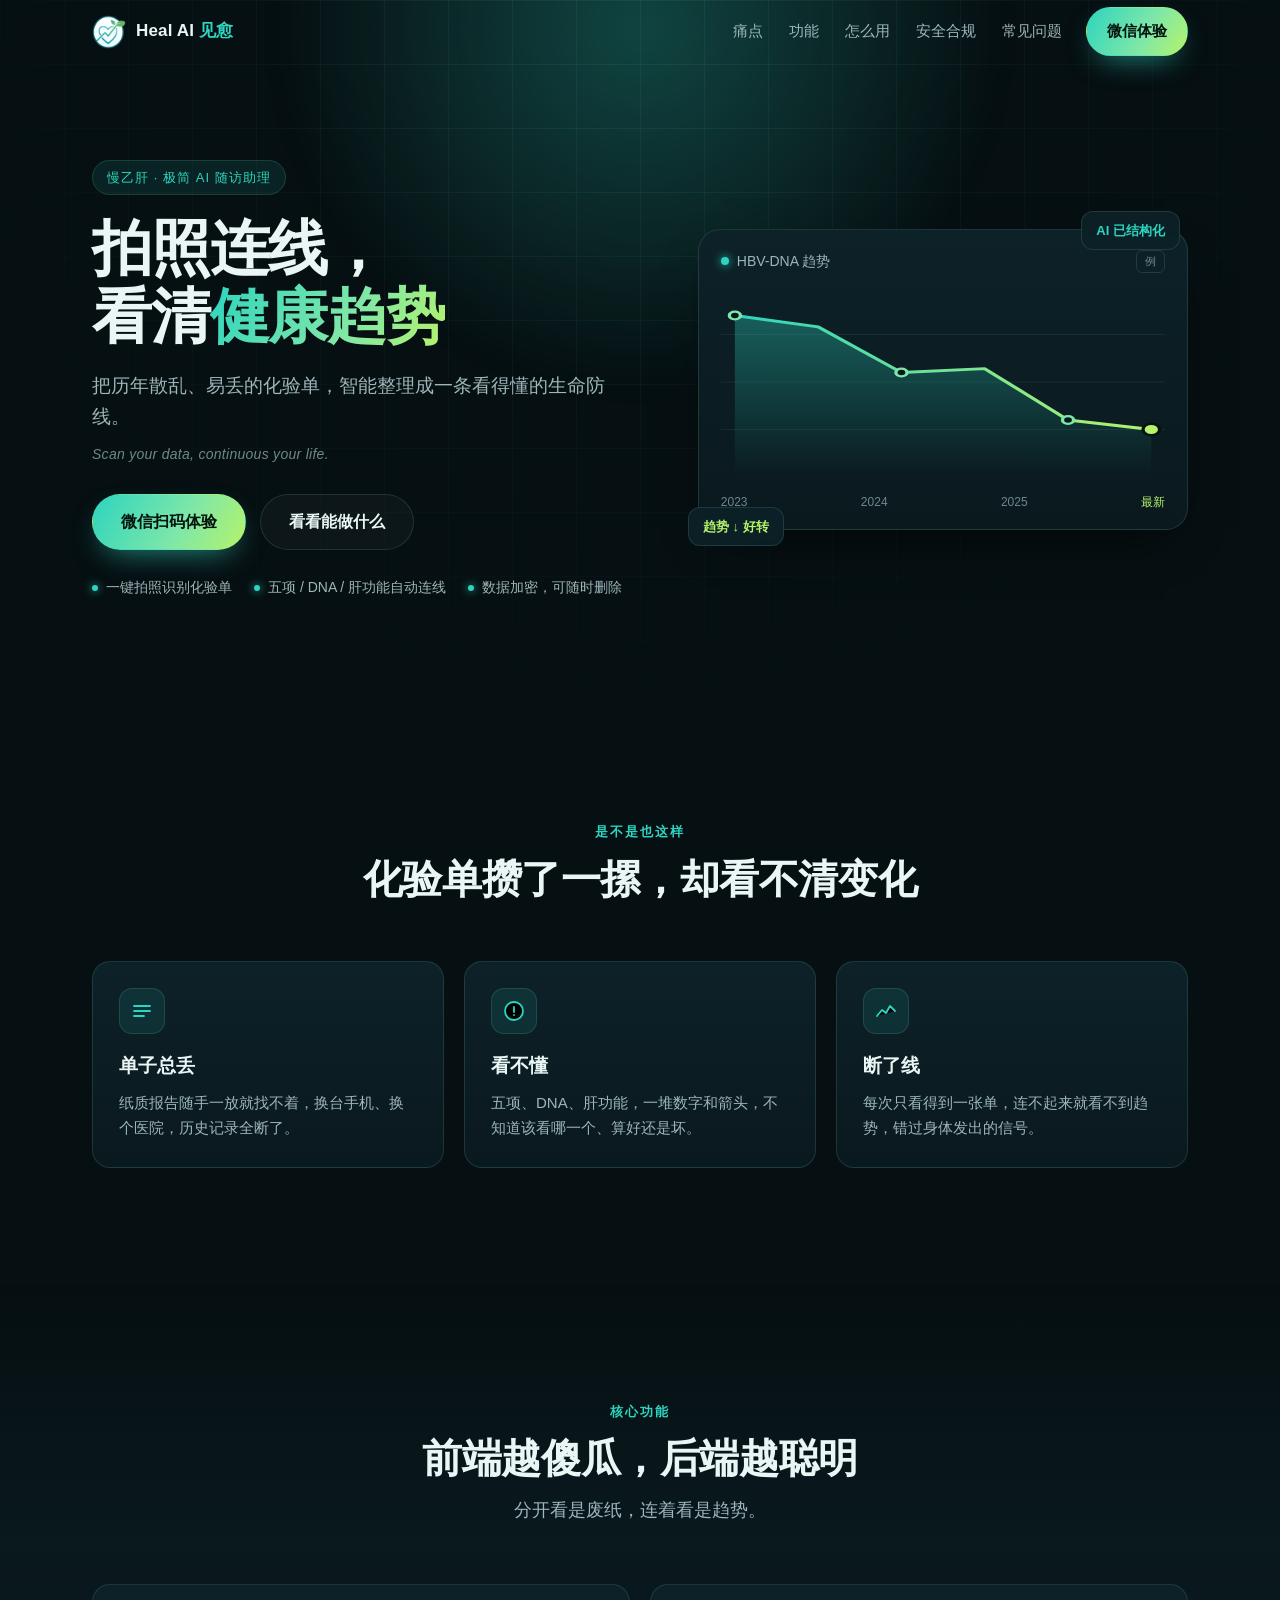
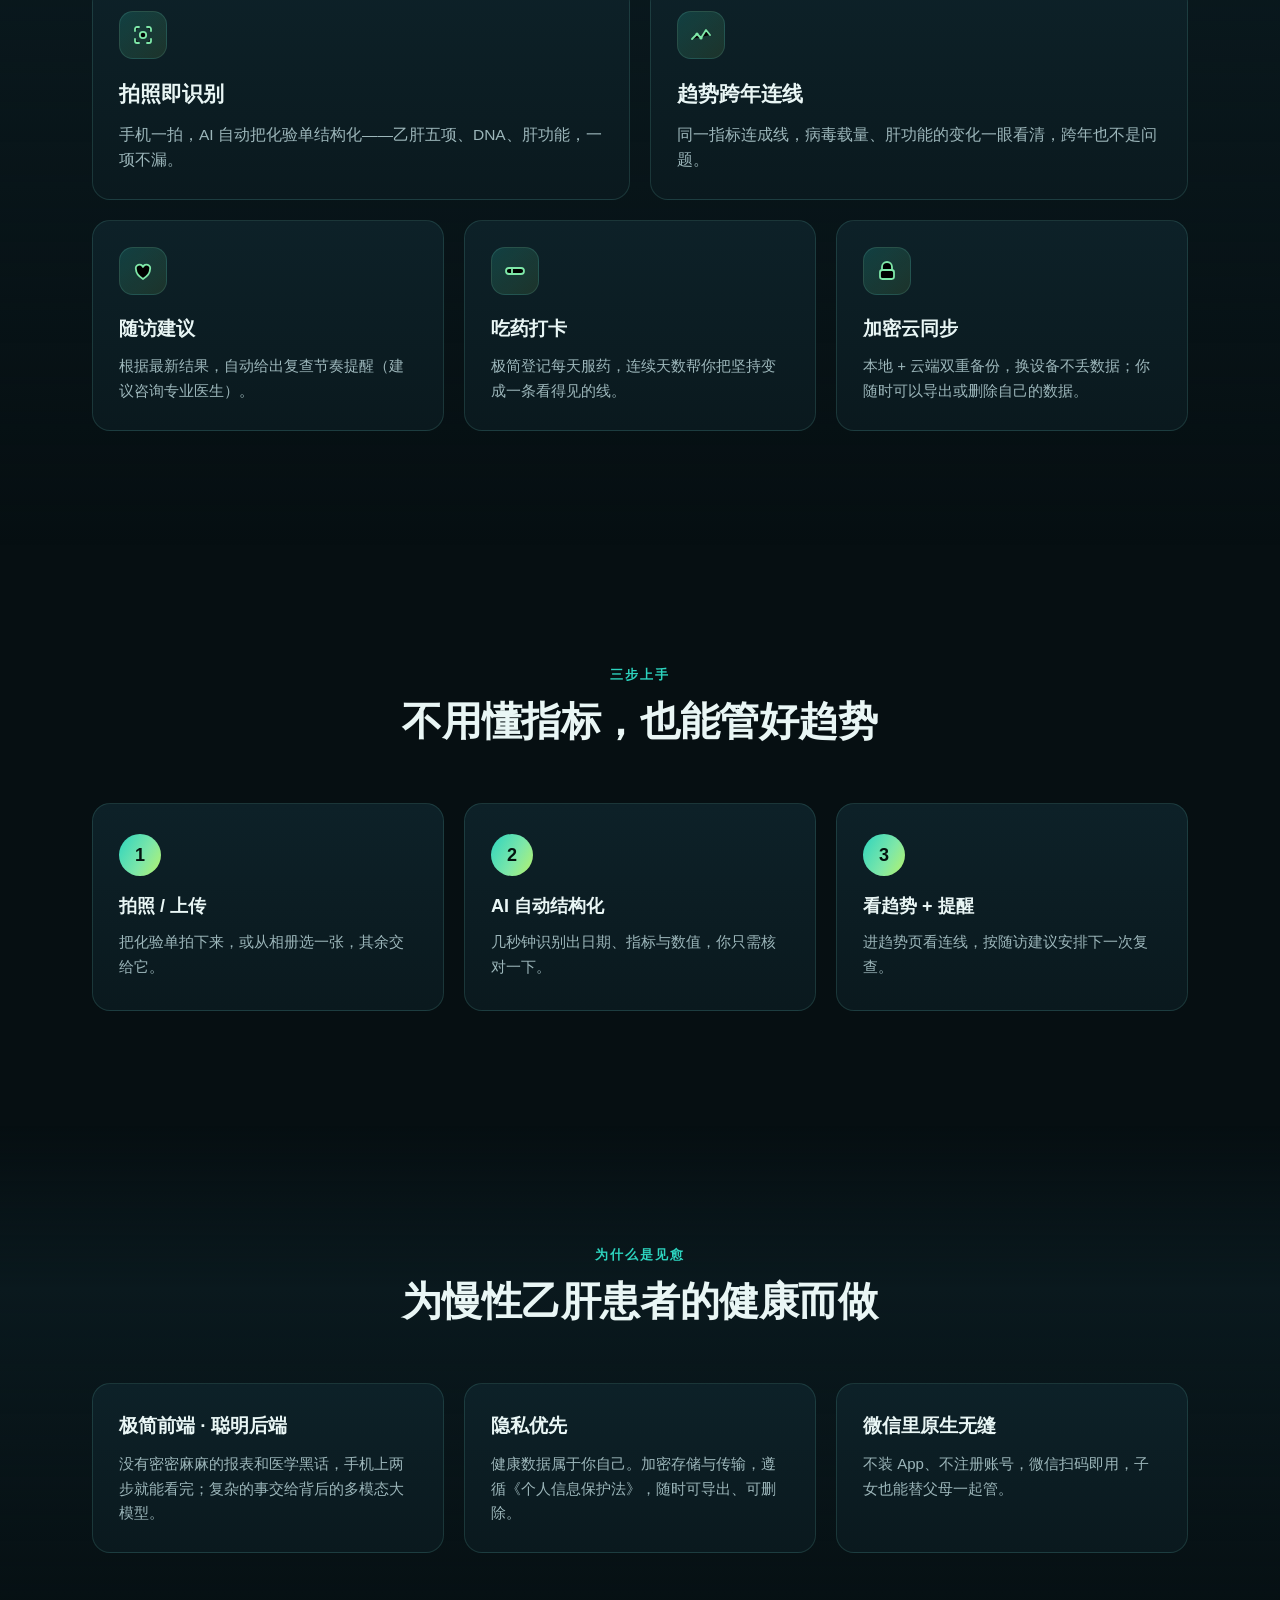
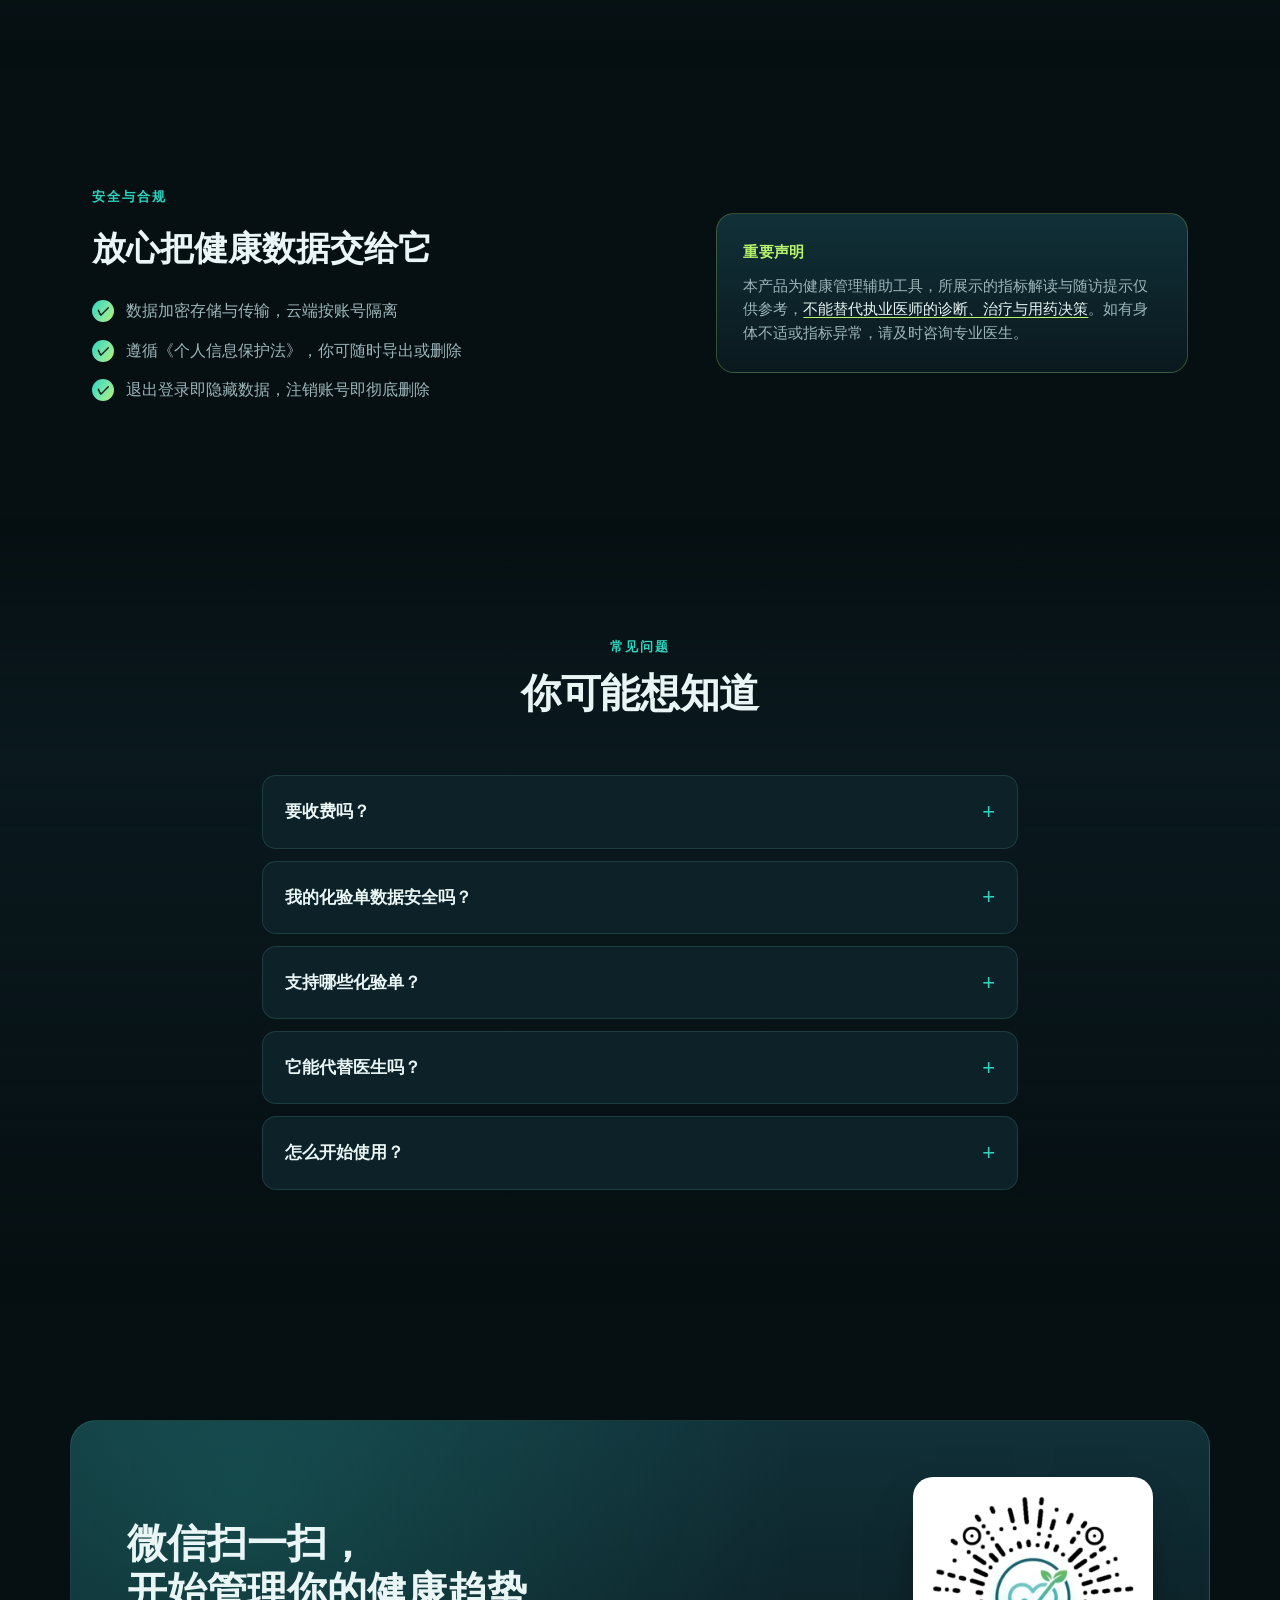
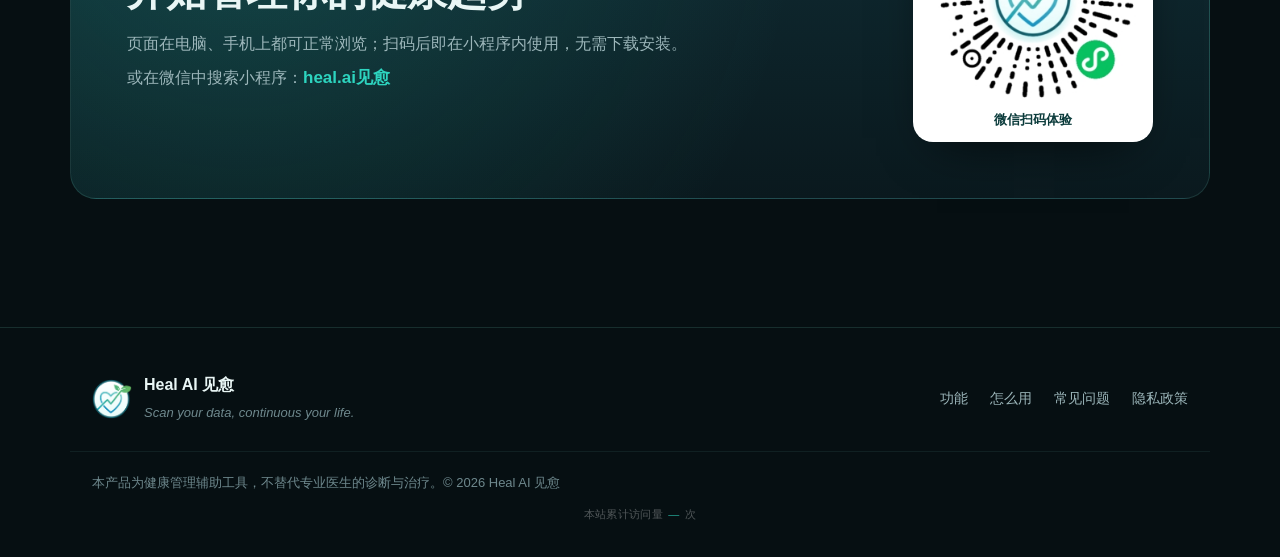
<file: index.html>
<!DOCTYPE html>
<html lang="zh-CN">
<head>
  <meta charset="UTF-8">
  <meta name="viewport" content="width=device-width, initial-scale=1.0">
  <title>Heal AI 见愈 · 拍照连线，看清健康趋势</title>
  <meta name="description" content="Heal AI 见愈 —— 专为长期口服抗病毒药物的慢性乙肝患者设计的极简 AI 随访助理。拍照识别化验单，自动结构化，把历年散乱的检验结果连成一条看得懂的趋势。">
  <meta name="theme-color" content="#060f12">
  <meta property="og:title" content="Heal AI 见愈 · 拍照连线，看清健康趋势">
  <meta property="og:description" content="把历年散乱、易丢的化验单，智能整理成一条看得懂的生命防线。">
  <meta property="og:type" content="website">
  <link rel="icon" href="[data-uri]">
  <style>/* ============================================================
   Heal AI 见愈 · 落地页样式
   深色主题 · 青绿配色（呼应 LOGO）· 移动优先响应式
   ============================================================ */

:root {
  --bg:        #060f12;
  --bg-soft:   #0a191e;
  --panel:     #0d2128;
  --panel-2:   #113038;
  --line:      rgba(126, 231, 214, 0.14);
  --line-soft: rgba(126, 231, 214, 0.08);
  --text:      #e9f6f5;
  --muted:     #9cb6ba;
  --muted-2:   #6e888d;
  --teal:      #2dd4bf;
  --teal-2:    #14b8a6;
  --green:     #7ee7a8;
  --lime:      #b6f36a;
  --grad:      linear-gradient(120deg, #2dd4bf 0%, #7ee7a8 58%, #b6f36a 100%);
  --shadow:    0 20px 50px -24px rgba(0, 0, 0, 0.8);
  --r:         18px;
  --wrap:      1140px;
  --nav-h:     64px;
}

* { box-sizing: border-box; }

html {
  scroll-behavior: smooth;
  scroll-padding-top: 84px;
  -webkit-text-size-adjust: 100%;
}

body {
  margin: 0;
  font-family: -apple-system, BlinkMacSystemFont, "Segoe UI", "PingFang SC",
               "Hiragino Sans GB", "Microsoft YaHei", "Noto Sans SC", sans-serif;
  color: var(--text);
  background: var(--bg);
  line-height: 1.65;
  overflow-x: hidden;
  -webkit-font-smoothing: antialiased;
}

/* 全局微弱网格纹理 */
body::before {
  content: "";
  position: fixed;
  inset: 0;
  background-image:
    linear-gradient(var(--line-soft) 1px, transparent 1px),
    linear-gradient(90deg, var(--line-soft) 1px, transparent 1px);
  background-size: 64px 64px;
  mask-image: radial-gradient(circle at 50% 0%, #000 0%, transparent 72%);
  -webkit-mask-image: radial-gradient(circle at 50% 0%, #000 0%, transparent 72%);
  pointer-events: none;
  z-index: 0;
}

img { max-width: 100%; display: block; }
a { color: inherit; text-decoration: none; }

.wrap {
  width: 100%;
  max-width: var(--wrap);
  margin: 0 auto;
  padding: 0 22px;
  position: relative;
  z-index: 1;
}
.wrap.narrow { max-width: 800px; }

/* ---------- 通用元素 ---------- */
.kicker {
  display: inline-block;
  font-size: 13px;
  letter-spacing: 0.16em;
  color: var(--teal);
  text-transform: uppercase;
  margin-bottom: 12px;
  font-weight: 600;
}
.grad {
  background: var(--grad);
  -webkit-background-clip: text;
  background-clip: text;
  color: transparent;
}

.btn {
  display: inline-flex;
  align-items: center;
  justify-content: center;
  gap: 8px;
  padding: 11px 20px;
  border-radius: 999px;
  font-weight: 600;
  font-size: 15px;
  border: 1px solid transparent;
  cursor: pointer;
  transition: transform 0.18s ease, box-shadow 0.25s ease, background 0.25s ease;
  white-space: nowrap;
}
.btn-lg { padding: 14px 28px; font-size: 16px; }
.btn-primary {
  background: var(--grad);
  color: #04140f;
  box-shadow: 0 12px 30px -12px rgba(45, 212, 191, 0.7);
}
.btn-primary:hover { transform: translateY(-2px); box-shadow: 0 18px 38px -12px rgba(45, 212, 191, 0.85); }
.btn-ghost {
  background: rgba(255, 255, 255, 0.03);
  border-color: var(--line);
  color: var(--text);
}
.btn-ghost:hover { border-color: var(--teal); transform: translateY(-2px); }

/* ---------- NAV ---------- */
.nav {
  position: fixed;
  top: 0; left: 0; right: 0;
  z-index: 50;
  height: var(--nav-h);
  display: flex;
  align-items: center;
  transition: background 0.3s ease, border-color 0.3s ease, backdrop-filter 0.3s ease;
  border-bottom: 1px solid transparent;
}
.nav.scrolled {
  background: rgba(6, 15, 18, 0.82);
  backdrop-filter: blur(14px);
  -webkit-backdrop-filter: blur(14px);
  border-bottom-color: var(--line);
}
.nav-inner { display: flex; align-items: center; gap: 20px; width: 100%; }
.brand { display: flex; align-items: center; gap: 10px; font-weight: 700; }
.brand-logo { width: 34px; height: 34px; border-radius: 9px; }
.brand-name { font-size: 17px; letter-spacing: 0.01em; }
.brand-name em { font-style: normal; color: var(--teal); }

.nav-links { display: flex; gap: 26px; margin-left: auto; }
.nav-links a {
  font-size: 15px; color: var(--muted);
  transition: color 0.2s ease;
  position: relative;
}
.nav-links a:hover, .nav-links a.active { color: var(--text); }
.nav-links a.active::after {
  content: ""; position: absolute; left: 0; right: 0; bottom: -7px;
  height: 2px; border-radius: 2px; background: var(--grad);
}
.nav-cta { margin-left: 4px; }

.nav-toggle {
  display: none;
  flex-direction: column;
  gap: 5px;
  margin-left: auto;
  background: none;
  border: 0;
  padding: 8px;
  cursor: pointer;
}
.nav-toggle span {
  width: 22px; height: 2px; background: var(--text);
  border-radius: 2px; transition: 0.28s ease;
}
.nav-toggle[aria-expanded="true"] span:nth-child(1) { transform: translateY(7px) rotate(45deg); }
.nav-toggle[aria-expanded="true"] span:nth-child(2) { opacity: 0; }
.nav-toggle[aria-expanded="true"] span:nth-child(3) { transform: translateY(-7px) rotate(-45deg); }

/* ---------- HERO ---------- */
.hero {
  position: relative;
  padding: calc(var(--nav-h) + clamp(48px, 9vw, 96px)) 0 clamp(56px, 9vw, 104px);
  overflow: hidden;
}
.hero-glow {
  position: absolute;
  top: -220px; left: 50%;
  transform: translateX(-50%);
  width: min(900px, 120vw); height: 620px;
  background: radial-gradient(circle at 50% 40%, rgba(45, 212, 191, 0.28), transparent 62%);
  filter: blur(20px);
  pointer-events: none;
  z-index: 0;
}
.hero-inner {
  display: grid;
  grid-template-columns: 1.05fr 0.95fr;
  align-items: center;
  gap: clamp(32px, 5vw, 64px);
}
.eyebrow {
  display: inline-block;
  font-size: 13px;
  letter-spacing: 0.08em;
  color: var(--teal);
  background: rgba(45, 212, 191, 0.1);
  border: 1px solid var(--line);
  padding: 6px 14px;
  border-radius: 999px;
  margin-bottom: 20px;
}
.hero h1 {
  font-size: clamp(34px, 6.2vw, 60px);
  line-height: 1.12;
  letter-spacing: -0.02em;
  margin: 0 0 20px;
  font-weight: 800;
}
.hero .lead {
  font-size: clamp(16px, 2.2vw, 19px);
  color: var(--muted);
  margin: 0 0 10px;
  max-width: 34em;
}
.hero .en {
  font-size: 14px;
  color: var(--muted-2);
  font-style: italic;
  letter-spacing: 0.02em;
  margin: 0 0 28px;
}
.hero-cta { display: flex; flex-wrap: wrap; gap: 14px; margin-bottom: 26px; }
.hero-points {
  list-style: none; margin: 0; padding: 0;
  display: flex; flex-wrap: wrap; gap: 8px 22px;
}
.hero-points li {
  font-size: 14px; color: var(--muted);
  display: flex; align-items: center; gap: 8px;
}
.hero-points li::before {
  content: ""; width: 6px; height: 6px; border-radius: 50%;
  background: var(--teal); box-shadow: 0 0 10px var(--teal);
}

/* hero 视觉卡 */
.hero-visual { position: relative; }
.trend-card {
  background: linear-gradient(180deg, var(--panel), var(--bg-soft));
  border: 1px solid var(--line);
  border-radius: 22px;
  padding: 20px 22px 16px;
  box-shadow: var(--shadow);
}
.trend-head {
  display: flex; align-items: center; gap: 8px;
  font-size: 14px; color: var(--muted); margin-bottom: 14px;
}
.trend-head .dot {
  width: 8px; height: 8px; border-radius: 50%;
  background: var(--teal); box-shadow: 0 0 10px var(--teal);
}
.trend-tag {
  margin-left: auto; font-size: 11px;
  color: var(--muted-2); border: 1px solid var(--line);
  padding: 1px 8px; border-radius: 6px;
}
.trend-svg { width: 100%; height: 190px; }
.trend-svg .grid line { stroke: var(--line-soft); stroke-width: 1; }
.trend-svg .pt { fill: #0a191e; stroke: var(--green); stroke-width: 2.4; }
.trend-svg .pt-now { fill: var(--lime); stroke: #04140f; }
.trend-foot {
  display: flex; justify-content: space-between;
  font-size: 12px; color: var(--muted-2); margin-top: 8px;
}
.trend-foot .now { color: var(--lime); }

.float-chip {
  position: absolute;
  font-size: 13px; font-weight: 600;
  padding: 8px 14px; border-radius: 12px;
  background: rgba(13, 33, 40, 0.92);
  border: 1px solid var(--line);
  backdrop-filter: blur(8px);
  box-shadow: var(--shadow);
  animation: floaty 4.5s ease-in-out infinite;
}
.chip-1 { top: -18px; right: 8px; color: var(--teal); }
.chip-2 { bottom: -16px; left: -10px; color: var(--lime); animation-delay: 1.4s; }
@keyframes floaty {
  0%, 100% { transform: translateY(0); }
  50% { transform: translateY(-8px); }
}

/* ---------- SECTION ---------- */
.sec { padding: clamp(60px, 9vw, 116px) 0; position: relative; z-index: 1; }
.sec.alt { background: linear-gradient(180deg, transparent, var(--bg-soft) 30%, transparent); }
.sec-head { text-align: center; max-width: 760px; margin: 0 auto clamp(36px, 5vw, 58px); }
.sec-head h2 {
  font-size: clamp(26px, 4.2vw, 40px);
  line-height: 1.2; letter-spacing: -0.01em;
  margin: 0; font-weight: 800;
}
.sec-sub { color: var(--muted); margin: 14px 0 0; font-size: clamp(15px, 2vw, 18px); }

/* 网格 */
.grid-3 {
  display: grid;
  grid-template-columns: repeat(3, 1fr);
  gap: 20px;
}
.grid-feat {
  display: grid;
  grid-template-columns: repeat(6, 1fr);
  gap: 20px;
}
.grid-feat .feat:nth-child(1),
.grid-feat .feat:nth-child(2) { grid-column: span 3; }
.grid-feat .feat:nth-child(3),
.grid-feat .feat:nth-child(4),
.grid-feat .feat:nth-child(5) { grid-column: span 2; }

/* 卡片 */
.card {
  background: linear-gradient(180deg, var(--panel), var(--bg-soft));
  border: 1px solid var(--line);
  border-radius: var(--r);
  padding: 26px;
  transition: transform 0.22s ease, border-color 0.22s ease, box-shadow 0.28s ease;
}
.card:hover {
  transform: translateY(-4px);
  border-color: rgba(45, 212, 191, 0.4);
  box-shadow: 0 24px 46px -26px rgba(45, 212, 191, 0.5);
}
.card h3 { margin: 0 0 10px; font-size: 19px; }
.card p { margin: 0; color: var(--muted); font-size: 15px; }

.pain .ico {
  width: 46px; height: 46px; border-radius: 13px;
  display: grid; place-items: center;
  background: rgba(45, 212, 191, 0.1);
  border: 1px solid var(--line);
  color: var(--teal);
  margin-bottom: 16px;
}
.pain .ico svg, .feat-ico svg { width: 24px; height: 24px; }

.feat { display: flex; flex-direction: column; }
.feat-ico {
  width: 48px; height: 48px; border-radius: 14px;
  display: grid; place-items: center;
  background: linear-gradient(135deg, rgba(45, 212, 191, 0.18), rgba(182, 243, 106, 0.1));
  border: 1px solid var(--line);
  color: var(--green);
  margin-bottom: 18px;
}
.grid-feat .feat:nth-child(1) h3,
.grid-feat .feat:nth-child(2) h3 { font-size: 21px; }
.grid-feat .feat:nth-child(1) p,
.grid-feat .feat:nth-child(2) p { font-size: 15.5px; }

/* ---------- STEPS ---------- */
.steps {
  list-style: none; margin: 0; padding: 0;
  display: grid; grid-template-columns: repeat(3, 1fr); gap: 20px;
  counter-reset: st;
}
.step {
  position: relative;
  background: linear-gradient(180deg, var(--panel), var(--bg-soft));
  border: 1px solid var(--line);
  border-radius: var(--r);
  padding: 30px 26px;
}
.step-no {
  display: grid; place-items: center;
  width: 42px; height: 42px; border-radius: 50%;
  font-weight: 800; font-size: 18px; color: #04140f;
  background: var(--grad);
  margin-bottom: 16px;
}
.step h3 { margin: 0 0 8px; font-size: 18px; }
.step p { margin: 0; color: var(--muted); font-size: 15px; }

/* ---------- TRUST ---------- */
.trust-inner {
  display: grid;
  grid-template-columns: 1.1fr 0.9fr;
  gap: clamp(24px, 4vw, 48px);
  align-items: center;
}
.trust-copy .kicker { text-align: left; }
.trust-copy h2 { font-size: clamp(24px, 3.6vw, 34px); margin: 0 0 22px; font-weight: 800; }
.trust-list { list-style: none; margin: 0; padding: 0; display: grid; gap: 14px; }
.trust-list li { display: flex; gap: 12px; align-items: flex-start; color: var(--muted); font-size: 15.5px; }
.tick {
  flex: none;
  width: 22px; height: 22px; border-radius: 50%;
  display: grid; place-items: center;
  font-size: 13px; font-weight: 700; color: #04140f;
  background: var(--grad); margin-top: 2px;
}
.notice {
  background: linear-gradient(180deg, var(--panel-2), var(--bg-soft));
  border: 1px solid rgba(182, 243, 106, 0.24);
  border-radius: var(--r);
  padding: 26px;
}
.notice strong { display: block; color: var(--lime); margin-bottom: 10px; font-size: 15px; letter-spacing: 0.02em; }
.notice p { margin: 0; color: var(--muted); font-size: 14.5px; }
.notice u { text-decoration-color: var(--lime); text-underline-offset: 3px; color: var(--text); }

/* ---------- FAQ ---------- */
.faq-list { display: grid; gap: 12px; }
.faq {
  background: var(--panel);
  border: 1px solid var(--line);
  border-radius: 14px;
  padding: 4px 22px;
  transition: border-color 0.22s ease;
}
.faq[open] { border-color: rgba(45, 212, 191, 0.4); }
.faq summary {
  list-style: none; cursor: pointer;
  padding: 18px 0; font-weight: 600; font-size: 16.5px;
  display: flex; align-items: center; justify-content: space-between; gap: 16px;
}
.faq summary::-webkit-details-marker { display: none; }
.faq summary::after {
  content: "+"; font-size: 22px; font-weight: 400; color: var(--teal);
  transition: transform 0.25s ease; line-height: 1;
}
.faq[open] summary::after { transform: rotate(45deg); }
.faq p { margin: 0 0 20px; color: var(--muted); font-size: 15px; }

/* ---------- CTA / QR ---------- */
.sec.cta { padding-bottom: clamp(72px, 10vw, 130px); }
.cta-inner {
  display: grid;
  grid-template-columns: 1fr auto;
  align-items: center;
  gap: clamp(28px, 5vw, 64px);
  background:
    radial-gradient(circle at 15% 20%, rgba(45, 212, 191, 0.18), transparent 55%),
    linear-gradient(180deg, var(--panel-2), var(--bg-soft));
  border: 1px solid var(--line);
  border-radius: 26px;
  padding: clamp(30px, 5vw, 56px);
}
.cta-copy h2 { font-size: clamp(26px, 4.2vw, 40px); line-height: 1.2; margin: 0 0 16px; font-weight: 800; }
.cta-copy p { color: var(--muted); margin: 0 0 8px; font-size: 15.5px; }
.cta-alt strong { color: var(--teal); font-size: 17px; }
.qr-box {
  background: #fff;
  border-radius: 20px;
  padding: 16px 16px 12px;
  text-align: center;
  box-shadow: var(--shadow);
  flex: none;
}
.qr-box img { width: clamp(150px, 22vw, 208px); height: auto; border-radius: 10px; }
.qr-box span { display: block; margin-top: 8px; font-size: 13px; color: #0b3b3b; font-weight: 700; }

/* ---------- FOOTER ---------- */
.footer {
  border-top: 1px solid var(--line);
  padding: 44px 0 34px;
  background: var(--bg);
  position: relative; z-index: 1;
}
.footer-inner {
  display: flex; align-items: center; justify-content: space-between;
  gap: 24px; flex-wrap: wrap;
}
.footer-brand { display: flex; align-items: center; gap: 12px; }
.footer-brand img { width: 40px; height: 40px; border-radius: 10px; }
.footer-brand strong { display: block; font-size: 16px; }
.footer-brand span { font-size: 13px; color: var(--muted-2); font-style: italic; }
.footer-links { display: flex; gap: 22px; flex-wrap: wrap; }
.footer-links a { color: var(--muted); font-size: 14px; transition: color 0.2s; }
.footer-links a:hover { color: var(--teal); }
.footer-note { margin-top: 26px; padding-top: 20px; border-top: 1px solid var(--line-soft); }
.footer-note p { margin: 0; font-size: 13px; color: var(--muted-2); }

/* 极简浏览人数（不蒜子公共服务计次） */
.footer-visit {
  margin-top: 12px;
  text-align: center;
  font-size: 11px;
  line-height: 1.6;
  color: rgba(255, 255, 255, 0.30);
  letter-spacing: .3px;
}
.footer-visit #busuanzi_value_site_pv {
  color: rgba(45, 212, 191, 0.75);
  font-variant-numeric: tabular-nums;
  margin: 0 2px;
}

/* ---------- 滚动渐入 ---------- */
.reveal {
  opacity: 0;
  transform: translateY(20px);
  transition: opacity 0.6s ease, transform 0.6s cubic-bezier(0.22, 1, 0.36, 1);
}
.reveal.in { opacity: 1; transform: none; }

/* ============================================================
   响应式 —— 平板
   ============================================================ */
@media (max-width: 960px) {
  .nav-links { display: none; }
  .nav-cta { display: none; }
  .nav-toggle { display: flex; }

  /* 移动端抽屉 */
  .nav-links.open {
    display: flex;
    position: absolute;
    top: var(--nav-h); left: 0; right: 0;
    flex-direction: column;
    gap: 0;
    background: rgba(6, 15, 18, 0.97);
    backdrop-filter: blur(14px);
    border-bottom: 1px solid var(--line);
    padding: 8px 22px 18px;
    margin: 0;
  }
  .nav-links.open a { padding: 13px 0; border-bottom: 1px solid var(--line-soft); font-size: 16px; }
  .nav-links.open a:last-child { border-bottom: 0; }

  .hero-inner { grid-template-columns: 1fr; }
  .hero-visual { order: -1; max-width: 480px; margin: 0 auto; }
  .hero-copy .lead { margin-left: auto; margin-right: auto; }
  .hero-copy { text-align: center; }
  .hero-cta, .hero-points { justify-content: center; }

  .grid-3 { grid-template-columns: 1fr; }
  .grid-feat { grid-template-columns: repeat(2, 1fr); }
  .grid-feat .feat { grid-column: auto !important; }
  .steps { grid-template-columns: 1fr; }
  .trust-inner { grid-template-columns: 1fr; }
  .cta-inner { grid-template-columns: 1fr; text-align: center; justify-items: center; }
  .footer-inner { flex-direction: column; align-items: flex-start; }
}

/* ============================================================
   响应式 —— 手机
   ============================================================ */
@media (max-width: 560px) {
  .grid-feat { grid-template-columns: 1fr; }
  .hero-points { flex-direction: column; align-items: center; gap: 8px; }
  .float-chip { font-size: 12px; padding: 6px 11px; }
  .chip-1 { right: 0; }
  .chip-2 { left: 0; }
  .card { padding: 22px; }
  .faq { padding: 2px 18px; }
  .qr-box img { width: 168px; }
}

@media (prefers-reduced-motion: reduce) {
  html { scroll-behavior: auto; }
  .reveal { opacity: 1; transform: none; transition: none; }
  .float-chip { animation: none; }
}


    .doc-wrap { padding: calc(var(--nav-h) + clamp(36px, 6vw, 64px)) 0 clamp(60px, 8vw, 96px); }
    .doc-back {
      display: inline-flex; align-items: center; gap: 6px;
      color: var(--muted); font-size: 14px; margin-bottom: 22px;
      transition: color .2s ease;
    }
    .doc-back:hover { color: var(--teal); }
    .doc h1 {
      font-size: clamp(28px, 4.6vw, 42px); font-weight: 800;
      margin: 0 0 10px; letter-spacing: -0.01em;
    }
    .doc .upd { color: var(--muted-2); font-size: 14px; margin: 0 0 36px; }
    .doc section {
      background: linear-gradient(180deg, var(--panel), var(--bg-soft));
      border: 1px solid var(--line);
      border-radius: var(--r);
      padding: 24px 26px;
      margin-bottom: 16px;
    }
    .doc h2 {
      font-size: 18px; margin: 0 0 14px; font-weight: 700;
      color: var(--text);
    }
    .doc h2::before {
      content: ""; display: inline-block;
      width: 8px; height: 8px; border-radius: 2px;
      background: var(--grad); margin-right: 10px;
      transform: translateY(-2px);
    }
    .doc p { color: var(--muted); font-size: 15px; margin: 0 0 10px; }
    .doc p:last-child { margin-bottom: 0; }
    .doc ul { margin: 6px 0 0; padding-left: 20px; color: var(--muted); font-size: 15px; }
    .doc li { margin-bottom: 8px; }
    .doc li::marker { color: var(--teal); }
    .doc .note {
      margin-top: 26px; text-align: center;
      color: var(--muted-2); font-size: 14px;
    }
    .doc .tip {
      margin-top: 22px;
      background: rgba(45, 212, 191, 0.07);
      border: 1px dashed var(--line);
      border-radius: 14px;
      padding: 18px 22px;
      color: var(--muted); font-size: 14.5px;
    }
    .doc .tip strong { color: var(--teal); }
  

.privacy-modal[hidden]{display:none;}
.privacy-modal{position:fixed;inset:0;z-index:200;display:flex;align-items:center;justify-content:center;padding:20px;}
.privacy-modal-mask{position:absolute;inset:0;background:rgba(2,8,10,.7);-webkit-backdrop-filter:blur(4px);backdrop-filter:blur(4px);}
.privacy-modal-box{position:relative;z-index:1;width:100%;max-width:820px;max-height:86vh;overflow:auto;background:var(--bg-soft);border:1px solid var(--line);border-radius:20px;box-shadow:var(--shadow);}
.privacy-close{position:sticky;top:0;float:right;margin:12px 12px 0;width:34px;height:34px;border-radius:50%;border:1px solid var(--line);background:rgba(13,33,40,.92);color:var(--text);font-size:20px;line-height:1;cursor:pointer;z-index:2;}
.privacy-modal .doc-wrap{padding:8px 0 16px;}
</style>
</head>
<body>

  <!-- ============ NAV ============ -->
  <header class="nav" id="nav">
    <div class="nav-inner wrap">
      <a class="brand" href="#top">
        <img src="[data-uri]" alt="Heal AI 见愈 标志" class="brand-logo">
        <span class="brand-name">Heal AI <em>见愈</em></span>
      </a>

      <nav class="nav-links" id="navLinks">
        <a href="#pain">痛点</a>
        <a href="#features">功能</a>
        <a href="#how">怎么用</a>
        <a href="#trust">安全合规</a>
        <a href="#faq">常见问题</a>
      </nav>

      <a class="btn btn-primary nav-cta" href="#download">微信体验</a>

      <button class="nav-toggle" id="navToggle" aria-label="打开菜单" aria-expanded="false">
        <span></span><span></span><span></span>
      </button>
    </div>
  </header>

  <main id="top">

    <!-- ============ HERO ============ -->
    <section class="hero">
      <div class="hero-glow" aria-hidden="true"></div>
      <div class="wrap hero-inner">
        <div class="hero-copy reveal">
          <span class="eyebrow">慢乙肝 · 极简 AI 随访助理</span>
          <h1>拍照连线，<br>看清<span class="grad">健康趋势</span></h1>
          <p class="lead">把历年散乱、易丢的化验单，智能整理成一条看得懂的生命防线。</p>
          <p class="en">Scan your data, continuous your life.</p>
          <div class="hero-cta">
            <a class="btn btn-primary btn-lg" href="#download">微信扫码体验</a>
            <a class="btn btn-ghost btn-lg" href="#features">看看能做什么</a>
          </div>
          <ul class="hero-points">
            <li>一键拍照识别化验单</li>
            <li>五项 / DNA / 肝功能自动连线</li>
            <li>数据加密，可随时删除</li>
          </ul>
        </div>

        <div class="hero-visual reveal" aria-hidden="true">
          <div class="trend-card">
            <div class="trend-head">
              <span class="dot"></span>HBV-DNA 趋势
              <span class="trend-tag">例</span>
            </div>
            <svg viewBox="0 0 320 200" class="trend-svg" preserveAspectRatio="none">
              <defs>
                <linearGradient id="areaFill" x1="0" y1="0" x2="0" y2="1">
                  <stop offset="0%" stop-color="#2dd4bf" stop-opacity="0.35"/>
                  <stop offset="100%" stop-color="#2dd4bf" stop-opacity="0"/>
                </linearGradient>
                <linearGradient id="lineGrad" x1="0" y1="0" x2="1" y2="0">
                  <stop offset="0%" stop-color="#2dd4bf"/>
                  <stop offset="100%" stop-color="#b6f36a"/>
                </linearGradient>
              </defs>
              <g class="grid">
                <line x1="0" y1="50" x2="320" y2="50"/>
                <line x1="0" y1="100" x2="320" y2="100"/>
                <line x1="0" y1="150" x2="320" y2="150"/>
              </g>
              <path d="M10,30 L70,42 L130,90 L190,86 L250,140 L310,150 L310,200 L10,200 Z" fill="url(#areaFill)"/>
              <polyline points="10,30 70,42 130,90 190,86 250,140 310,150"
                        fill="none" stroke="url(#lineGrad)" stroke-width="3"
                        stroke-linecap="round" stroke-linejoin="round"/>
              <circle cx="10" cy="30" r="4" class="pt"/>
              <circle cx="130" cy="90" r="4" class="pt"/>
              <circle cx="250" cy="140" r="4" class="pt"/>
              <circle cx="310" cy="150" r="6" class="pt pt-now"/>
            </svg>
            <div class="trend-foot">
              <span>2023</span><span>2024</span><span>2025</span><span class="now">最新</span>
            </div>
          </div>
          <div class="float-chip chip-1">AI 已结构化</div>
          <div class="float-chip chip-2">趋势 ↓ 好转</div>
        </div>
      </div>
    </section>

    <!-- ============ PAIN ============ -->
    <section class="sec" id="pain">
      <div class="wrap">
        <div class="sec-head reveal">
          <span class="kicker">是不是也这样</span>
          <h2>化验单攒了一摞，却看不清变化</h2>
        </div>
        <div class="grid-3">
          <article class="card pain reveal">
            <div class="ico">
              <svg viewBox="0 0 24 24"><path d="M4 7h16M4 12h16M4 17h10" stroke="currentColor" stroke-width="1.8" stroke-linecap="round"/></svg>
            </div>
            <h3>单子总丢</h3>
            <p>纸质报告随手一放就找不着，换台手机、换个医院，历史记录全断了。</p>
          </article>
          <article class="card pain reveal">
            <div class="ico">
              <svg viewBox="0 0 24 24"><circle cx="12" cy="12" r="9" stroke="currentColor" stroke-width="1.8"/><path d="M12 8v5m0 3h.01" stroke="currentColor" stroke-width="1.8" stroke-linecap="round"/></svg>
            </div>
            <h3>看不懂</h3>
            <p>五项、DNA、肝功能，一堆数字和箭头，不知道该看哪一个、算好还是坏。</p>
          </article>
          <article class="card pain reveal">
            <div class="ico">
              <svg viewBox="0 0 24 24"><path d="M3 17l5-6 4 3 4-7 5 5" stroke="currentColor" stroke-width="1.8" stroke-linecap="round" stroke-linejoin="round"/></svg>
            </div>
            <h3>断了线</h3>
            <p>每次只看得到一张单，连不起来就看不到趋势，错过身体发出的信号。</p>
          </article>
        </div>
      </div>
    </section>

    <!-- ============ FEATURES ============ -->
    <section class="sec alt" id="features">
      <div class="wrap">
        <div class="sec-head reveal">
          <span class="kicker">核心功能</span>
          <h2>前端越傻瓜，后端越聪明</h2>
          <p class="sec-sub">分开看是废纸，连着看是趋势。</p>
        </div>
        <div class="grid-feat">
          <article class="card feat reveal">
            <div class="feat-ico">
              <svg viewBox="0 0 24 24"><path d="M4 8V6a2 2 0 0 1 2-2h2M20 8V6a2 2 0 0 0-2-2h-2M4 16v2a2 2 0 0 0 2 2h2M20 16v2a2 2 0 0 1-2 2h-2" stroke="currentColor" stroke-width="1.8" stroke-linecap="round"/><circle cx="12" cy="12" r="3.2" stroke="currentColor" stroke-width="1.8"/></svg>
            </div>
            <h3>拍照即识别</h3>
            <p>手机一拍，AI 自动把化验单结构化——乙肝五项、DNA、肝功能，一项不漏。</p>
          </article>
          <article class="card feat reveal">
            <div class="feat-ico">
              <svg viewBox="0 0 24 24"><path d="M3 16l5-5 4 4 5-8 4 5" stroke="currentColor" stroke-width="1.8" stroke-linecap="round" stroke-linejoin="round"/><circle cx="8" cy="11" r="1.6" fill="currentColor"/><circle cx="12" cy="15" r="1.6" fill="currentColor"/></svg>
            </div>
            <h3>趋势跨年连线</h3>
            <p>同一指标连成线，病毒载量、肝功能的变化一眼看清，跨年也不是问题。</p>
          </article>
          <article class="card feat reveal">
            <div class="feat-ico">
              <svg viewBox="0 0 24 24"><path d="M12 20s-7-4.3-7-9.4A3.6 3.6 0 0 1 12 8a3.6 3.6 0 0 1 7 2.6C19 15.7 12 20 12 20z" stroke="currentColor" stroke-width="1.8" stroke-linejoin="round"/></svg>
            </div>
            <h3>随访建议</h3>
            <p>根据最新结果，自动给出复查节奏提醒（建议咨询专业医生）。</p>
          </article>
          <article class="card feat reveal">
            <div class="feat-ico">
              <svg viewBox="0 0 24 24"><rect x="3" y="9" width="18" height="6" rx="3" stroke="currentColor" stroke-width="1.8"/><path d="M9 9v6" stroke="currentColor" stroke-width="1.8"/></svg>
            </div>
            <h3>吃药打卡</h3>
            <p>极简登记每天服药，连续天数帮你把坚持变成一条看得见的线。</p>
          </article>
          <article class="card feat reveal">
            <div class="feat-ico">
              <svg viewBox="0 0 24 24"><path d="M7 11V8a5 5 0 0 1 10 0v3" stroke="currentColor" stroke-width="1.8" stroke-linecap="round"/><rect x="5" y="11" width="14" height="9" rx="2.4" stroke="currentColor" stroke-width="1.8"/></svg>
            </div>
            <h3>加密云同步</h3>
            <p>本地 + 云端双重备份，换设备不丢数据；你随时可以导出或删除自己的数据。</p>
          </article>
        </div>
      </div>
    </section>

    <!-- ============ HOW ============ -->
    <section class="sec" id="how">
      <div class="wrap">
        <div class="sec-head reveal">
          <span class="kicker">三步上手</span>
          <h2>不用懂指标，也能管好趋势</h2>
        </div>
        <ol class="steps">
          <li class="step reveal">
            <span class="step-no">1</span>
            <h3>拍照 / 上传</h3>
            <p>把化验单拍下来，或从相册选一张，其余交给它。</p>
          </li>
          <li class="step reveal">
            <span class="step-no">2</span>
            <h3>AI 自动结构化</h3>
            <p>几秒钟识别出日期、指标与数值，你只需核对一下。</p>
          </li>
          <li class="step reveal">
            <span class="step-no">3</span>
            <h3>看趋势 + 提醒</h3>
            <p>进趋势页看连线，按随访建议安排下一次复查。</p>
          </li>
        </ol>
      </div>
    </section>

    <!-- ============ WHY ============ -->
    <section class="sec alt" id="why">
      <div class="wrap">
        <div class="sec-head reveal">
          <span class="kicker">为什么是见愈</span>
          <h2>为慢性乙肝患者的健康而做</h2>
        </div>
        <div class="grid-3">
          <article class="card why reveal">
            <h3>极简前端 · 聪明后端</h3>
            <p>没有密密麻麻的报表和医学黑话，手机上两步就能看完；复杂的事交给背后的多模态大模型。</p>
          </article>
          <article class="card why reveal">
            <h3>隐私优先</h3>
            <p>健康数据属于你自己。加密存储与传输，遵循《个人信息保护法》，随时可导出、可删除。</p>
          </article>
          <article class="card why reveal">
            <h3>微信里原生无缝</h3>
            <p>不装 App、不注册账号，微信扫码即用，子女也能替父母一起管。</p>
          </article>
        </div>
      </div>
    </section>

    <!-- ============ TRUST ============ -->
    <section class="sec trust" id="trust">
      <div class="wrap trust-inner">
        <div class="trust-copy reveal">
          <span class="kicker">安全与合规</span>
          <h2>放心把健康数据交给它</h2>
          <ul class="trust-list">
            <li><span class="tick">✓</span>数据加密存储与传输，云端按账号隔离</li>
            <li><span class="tick">✓</span>遵循《个人信息保护法》，你可随时导出或删除</li>
            <li><span class="tick">✓</span>退出登录即隐藏数据，注销账号即彻底删除</li>
          </ul>
        </div>
        <div class="notice reveal">
          <strong>重要声明</strong>
          <p>本产品为健康管理辅助工具，所展示的指标解读与随访提示仅供参考，<u>不能替代执业医师的诊断、治疗与用药决策</u>。如有身体不适或指标异常，请及时咨询专业医生。</p>
        </div>
      </div>
    </section>

    <!-- ============ FAQ ============ -->
    <section class="sec alt" id="faq">
      <div class="wrap narrow">
        <div class="sec-head reveal">
          <span class="kicker">常见问题</span>
          <h2>你可能想知道</h2>
        </div>
        <div class="faq-list reveal">
          <details class="faq">
            <summary>要收费吗？</summary>
            <p>核心的拍照识别、趋势连线与随访提示可免费使用。后续若有增值服务，会明确告知，绝不默认扣费。</p>
          </details>
          <details class="faq">
            <summary>我的化验单数据安全吗？</summary>
            <p>数据加密存储与传输，云端按账号隔离，仅限创建都本人，只有你自己能看到。你可以随时导出或删除，注销账号会彻底清除数据。</p>
          </details>
          <details class="faq">
            <summary>支持哪些化验单？</summary>
            <p>目前支持乙肝五项、HBV-DNA、肝功能等常见乙肝随访检验单，识别后可在校对页修改，确保结果准确。</p>
          </details>
          <details class="faq">
            <summary>它能代替医生吗？</summary>
            <p>不能。见愈是帮你"把数据理清楚、把趋势看出来"的工具，所有解读与提示仅供参考，治疗方案请以专业医生的意见为准。</p>
          </details>
          <details class="faq">
            <summary>怎么开始使用？</summary>
            <p>在电脑或手机上打开本页，用微信扫一扫下方的小程序码，或在微信里搜索"见愈"，即可直接使用，无需注册。</p>
          </details>
        </div>
      </div>
    </section>

    <!-- ============ DOWNLOAD / QR ============ -->
    <section class="sec cta" id="download">
      <div class="wrap cta-inner reveal">
        <div class="cta-copy">
          <h2>微信扫一扫，<br>开始管理你的健康趋势</h2>
          <p>页面在电脑、手机上都可正常浏览；扫码后即在小程序内使用，无需下载安装。</p>
          <p class="cta-alt">或在微信中搜索小程序：<strong>heal.ai见愈</strong></p>
        </div>
        <div class="qr-box">
          <img src="[data-uri]" alt="Heal AI 见愈 微信小程序码">
          <span>微信扫码体验</span>
        </div>
      </div>
    </section>

  </main>

  <!-- ============ FOOTER ============ -->
  <footer class="footer">
    <div class="wrap footer-inner">
      <div class="footer-brand">
        <img src="[data-uri]" alt="Heal AI 见愈">
        <div>
          <strong>Heal AI 见愈</strong>
          <span>Scan your data, continuous your life.</span>
        </div>
      </div>
      <nav class="footer-links">
        <a href="#features">功能</a>
        <a href="#how">怎么用</a>
        <a href="#faq">常见问题</a>
        <a href="javascript:void(0);" id="privacyLink">隐私政策</a>
      </nav>
    </div>
    <div class="wrap footer-note">
      <p>本产品为健康管理辅助工具，不替代专业医生的诊断与治疗。© <span id="year"></span> Heal AI 见愈</p>
    </div>
    <div class="wrap footer-visit">
      <span id="busuanzi_container_site_pv">本站累计访问量 <span id="busuanzi_value_site_pv">—</span> 次</span>
    </div>
  </footer>

  <script>/* Heal AI 见愈 · 落地页交互
   顶部栏滚动状态 / 移动端菜单 / 滚动渐入 / 锚点高亮 */
(function () {
  'use strict';

  /* 版权年份 */
  var yearEl = document.getElementById('year');
  if (yearEl) yearEl.textContent = new Date().getFullYear();

  /* 顶部导航滚动状态 */
  var nav = document.getElementById('nav');
  function onScroll() {
    if (!nav) return;
    if (window.scrollY > 12) nav.classList.add('scrolled');
    else nav.classList.remove('scrolled');
  }
  onScroll();
  window.addEventListener('scroll', onScroll, { passive: true });

  /* 移动端菜单 */
  var toggle = document.getElementById('navToggle');
  var links = document.getElementById('navLinks');
  if (toggle && links) {
    toggle.addEventListener('click', function () {
      var open = links.classList.toggle('open');
      toggle.setAttribute('aria-expanded', open ? 'true' : 'false');
      toggle.setAttribute('aria-label', open ? '关闭菜单' : '打开菜单');
    });
    links.addEventListener('click', function (e) {
      var t = e.target;
      if (t && t.tagName === 'A') {
        links.classList.remove('open');
        toggle.setAttribute('aria-expanded', 'false');
      }
    });
  }

  /* 滚动渐入 */
  var reveals = document.querySelectorAll('.reveal');
  if ('IntersectionObserver' in window) {
    var io = new IntersectionObserver(function (entries) {
      entries.forEach(function (en) {
        if (en.isIntersecting) {
          en.target.classList.add('in');
          io.unobserve(en.target);
        }
      });
    }, { threshold: 0.12, rootMargin: '0px 0px -8% 0px' });
    reveals.forEach(function (el) { io.observe(el); });
  } else {
    reveals.forEach(function (el) { el.classList.add('in'); });
  }

  /* 当前区块锚点高亮 */
  var anchors = links ? Array.prototype.slice.call(links.querySelectorAll('a[href^="#"]')) : [];
  var sections = anchors
    .map(function (a) { return document.querySelector(a.getAttribute('href')); })
    .filter(Boolean);
  if ('IntersectionObserver' in window && sections.length) {
    var spy = new IntersectionObserver(function (entries) {
      entries.forEach(function (en) {
        if (en.isIntersecting && en.target.id) {
          var id = '#' + en.target.id;
          anchors.forEach(function (a) {
            a.classList.toggle('active', a.getAttribute('href') === id);
          });
        }
      });
    }, { threshold: 0.25, rootMargin: '-32% 0px -58% 0px' });
    sections.forEach(function (s) { spy.observe(s); });
  }
})();


(function(){
  var link=document.getElementById('privacyLink');
  var modal=document.getElementById('privacyModal');
  function openP(){ if(!modal) return; modal.hidden=false; document.body.style.overflow='hidden'; }
  function closeP(){ if(!modal) return; modal.hidden=true; document.body.style.overflow=''; }
  if(link){ link.addEventListener('click',function(e){ e.preventDefault(); openP(); }); }
  if(modal){ var cls=modal.querySelectorAll('[data-close]'); cls.forEach(function(el){ el.addEventListener('click', closeP); }); }
  document.addEventListener('keydown',function(e){ if(e.key==='Escape'&&modal&&!modal.hidden) closeP(); });
})();
</script>
  <script async src="https://busuanzi.ibruce.info/busuanzi/2.3/busuanzi.pure.mini.js"></script>
<div id="privacyModal" class="privacy-modal" hidden>
  <div class="privacy-modal-mask" data-close></div>
  <div class="privacy-modal-box">
    <button class="privacy-close" type="button" data-close aria-label="关闭">×</button>

    <div class="wrap narrow doc">
      
      <h1>隐私保护政策</h1>
      <p class="upd">最后更新日期：2026年7月</p>

      <section>
        <h2>一、我们如何收集您的信息</h2>
        <p>为向您提供乙肝等慢性病的检验趋势管理服务，在您授权后，我们可能收集以下信息：</p>
        <ul>
          <li>您主动上传的检验单图片，以及通过 OCR 自动提取的检验项目、数值、单位与参考区间；</li>
          <li>您在「我的资料」中设置的昵称（手动填写，或经微信授权一键填入）、微信头像与绑定手机号；年龄、性别等信息仅从您上传的检验单 OCR 自动提取；</li>
          <li>为优化识别效果所需的设备型号、系统版本、网络状态等必要技术信息。</li>
        </ul>
      </section>

      <section>
        <h2>二、我们如何使用您的信息</h2>
        <p>我们收集的信息仅用于：</p>
        <ul>
          <li>生成并展示您的检验趋势曲线与历史档案；</li>
          <li>在您授权后通过微信消息向您推送复诊 / 复查提醒；</li>
          <li>持续改进 OCR 识别准确率与产品体验。</li>
        </ul>
        <p>我们不会将您的健康信息用于广告投放或任何与核心功能无关的用途。</p>
      </section>

      <section>
        <h2>三、信息的存储与安全</h2>
        <p>您的检验数据默认存储于您本机及经加密的云存储中。我们采取合理的加密与访问控制措施保护您的信息，防止数据泄露、篡改或丢失。除非获得您的单独同意或法律法规另有规定，我们不会向任何第三方提供您的个人健康信息。</p>
      </section>

      <section>
        <h2>四、您的权利</h2>
        <p>您对自己的个人健康信息享有充分的控制权：</p>
        <ul>
          <li><strong>查阅与更正</strong>：您可随时在「我的」页查看并修改个人资料；</li>
          <li><strong>删除</strong>：您可在检验单列表删除任意记录；如需彻底注销账号并清除全部数据，可在小程序内「隐私政策」页底部执行「注销账号」；</li>
          <li><strong>撤回同意</strong>：您可停止使用小程序以停止进一步的数据处理。</li>
        </ul>
      </section>

      <section>
        <h2>五、未成年人保护</h2>
        <p>本产品主要面向成年慢性病患者。若您为未成年人，请在监护人陪同下使用，并确保已获得监护人对本政策的同意。</p>
      </section>

      <section>
        <h2>六、政策的更新</h2>
        <p>我们可能根据法律法规或产品变更适时修订本政策。重大变更时，我们将在小程序内以弹窗或其他显著方式通知您，并在重新获得您的授权后继续提供服务。</p>
      </section>

      <section>
        <h2>七、联系我们</h2>
        <p>如您对本政策或个人信息处理有任何疑问，可通过小程序内「帮助与反馈」与我们联系。我们将在合理时间内予以答复。</p>
      </section>

      <div class="tip">
        <strong>重要声明：</strong>本产品为健康管理辅助工具，所展示的指标解读与随访提示仅供参考，不能替代执业医师的诊断、治疗与用药决策。
      </div>

      <p class="note">Heal AI 见愈 · 您的健康数据，由您做主</p>
    </div>
    </div>
</div>
</body>
</html>
</file>
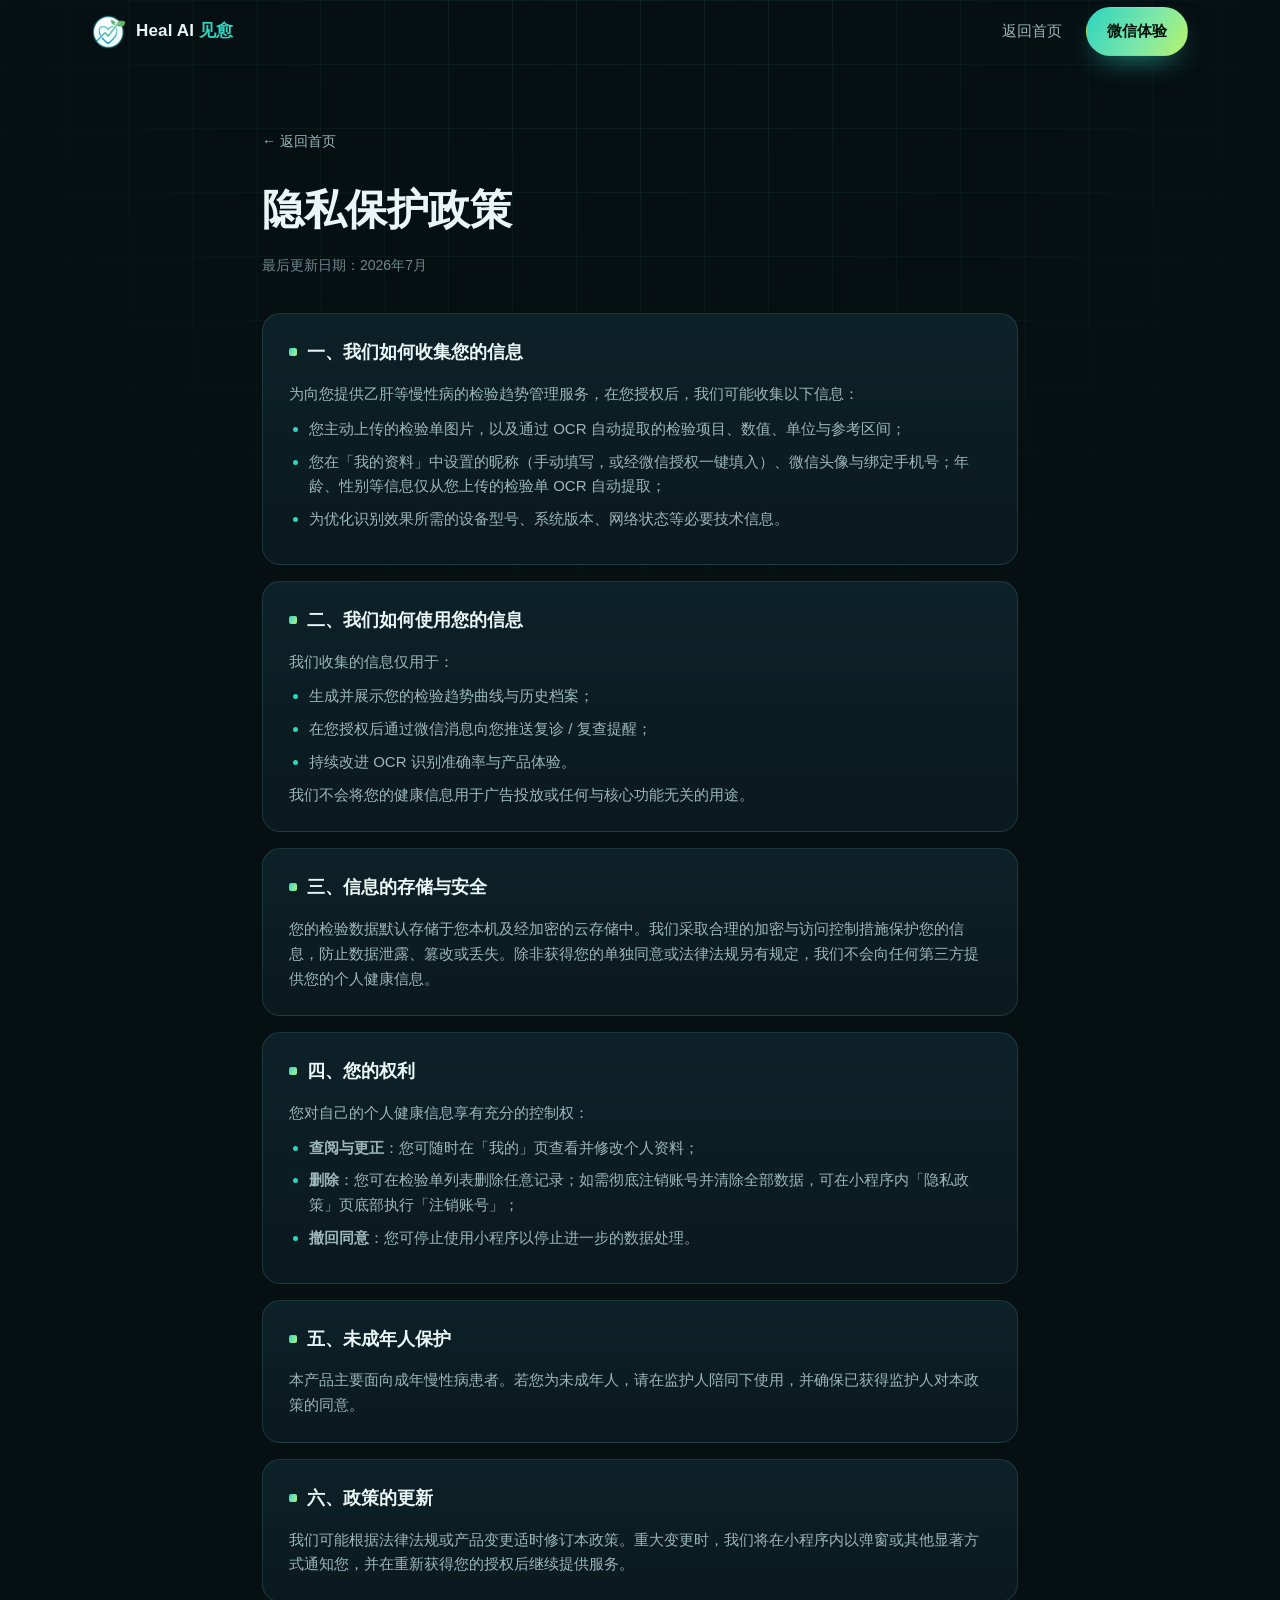
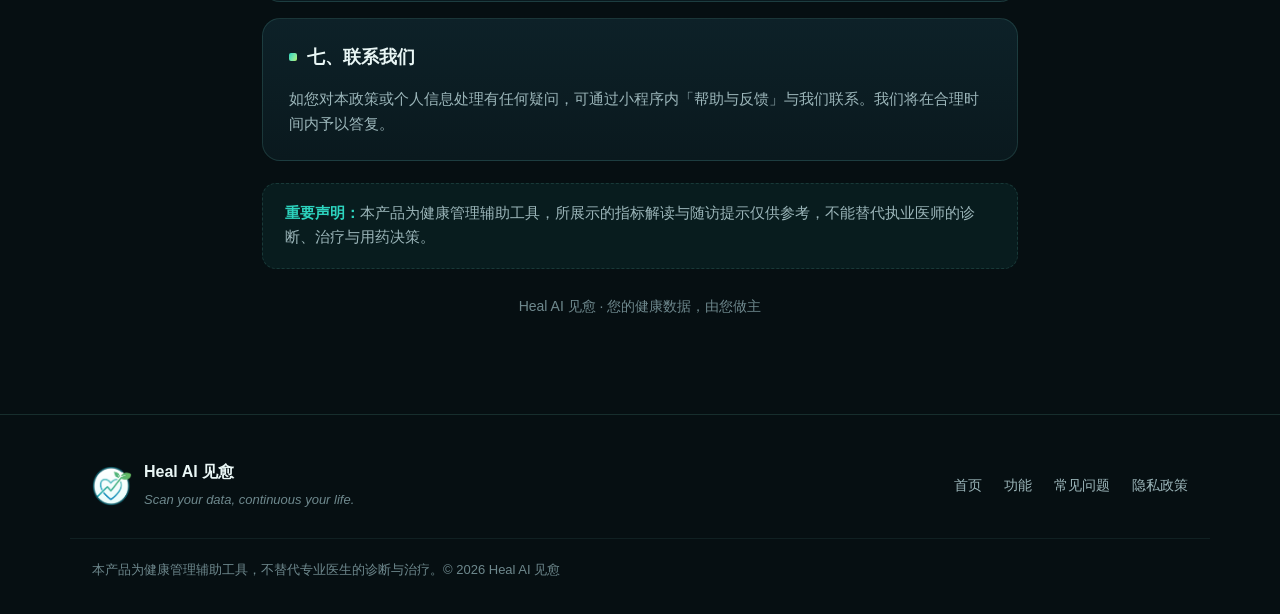
<file: privacy-policy.html>
<!DOCTYPE html>
<html lang="zh-CN">
<head>
  <meta charset="UTF-8">
  <meta name="viewport" content="width=device-width, initial-scale=1.0">
  <title>隐私保护政策 · Heal AI 见愈</title>
  <meta name="description" content="Heal AI 见愈 隐私保护政策：我们如何收集、使用、存储与保护您的健康数据，以及您享有的权利。">
  <meta name="theme-color" content="#060f12">
  <link rel="icon" href="assets/logo.png">
  <link rel="stylesheet" href="style.css">
  <style>
    .doc-wrap { padding: calc(var(--nav-h) + clamp(36px, 6vw, 64px)) 0 clamp(60px, 8vw, 96px); }
    .doc-back {
      display: inline-flex; align-items: center; gap: 6px;
      color: var(--muted); font-size: 14px; margin-bottom: 22px;
      transition: color .2s ease;
    }
    .doc-back:hover { color: var(--teal); }
    .doc h1 {
      font-size: clamp(28px, 4.6vw, 42px); font-weight: 800;
      margin: 0 0 10px; letter-spacing: -0.01em;
    }
    .doc .upd { color: var(--muted-2); font-size: 14px; margin: 0 0 36px; }
    .doc section {
      background: linear-gradient(180deg, var(--panel), var(--bg-soft));
      border: 1px solid var(--line);
      border-radius: var(--r);
      padding: 24px 26px;
      margin-bottom: 16px;
    }
    .doc h2 {
      font-size: 18px; margin: 0 0 14px; font-weight: 700;
      color: var(--text);
    }
    .doc h2::before {
      content: ""; display: inline-block;
      width: 8px; height: 8px; border-radius: 2px;
      background: var(--grad); margin-right: 10px;
      transform: translateY(-2px);
    }
    .doc p { color: var(--muted); font-size: 15px; margin: 0 0 10px; }
    .doc p:last-child { margin-bottom: 0; }
    .doc ul { margin: 6px 0 0; padding-left: 20px; color: var(--muted); font-size: 15px; }
    .doc li { margin-bottom: 8px; }
    .doc li::marker { color: var(--teal); }
    .doc .note {
      margin-top: 26px; text-align: center;
      color: var(--muted-2); font-size: 14px;
    }
    .doc .tip {
      margin-top: 22px;
      background: rgba(45, 212, 191, 0.07);
      border: 1px dashed var(--line);
      border-radius: 14px;
      padding: 18px 22px;
      color: var(--muted); font-size: 14.5px;
    }
    .doc .tip strong { color: var(--teal); }
  </style>
</head>
<body>

  <header class="nav scrolled" id="nav">
    <div class="nav-inner wrap">
      <a class="brand" href="index.html">
        <img src="assets/logo.png" alt="Heal AI 见愈 标志" class="brand-logo">
        <span class="brand-name">Heal AI <em>见愈</em></span>
      </a>
      <nav class="nav-links" style="display:flex">
        <a href="index.html">返回首页</a>
      </nav>
      <a class="btn btn-primary nav-cta" href="index.html#download">微信体验</a>
    </div>
  </header>

  <main class="doc-wrap">
    <div class="wrap narrow doc">
      <a class="doc-back" href="index.html">← 返回首页</a>
      <h1>隐私保护政策</h1>
      <p class="upd">最后更新日期：2026年7月</p>

      <section>
        <h2>一、我们如何收集您的信息</h2>
        <p>为向您提供乙肝等慢性病的检验趋势管理服务，在您授权后，我们可能收集以下信息：</p>
        <ul>
          <li>您主动上传的检验单图片，以及通过 OCR 自动提取的检验项目、数值、单位与参考区间；</li>
          <li>您在「我的资料」中设置的昵称（手动填写，或经微信授权一键填入）、微信头像与绑定手机号；年龄、性别等信息仅从您上传的检验单 OCR 自动提取；</li>
          <li>为优化识别效果所需的设备型号、系统版本、网络状态等必要技术信息。</li>
        </ul>
      </section>

      <section>
        <h2>二、我们如何使用您的信息</h2>
        <p>我们收集的信息仅用于：</p>
        <ul>
          <li>生成并展示您的检验趋势曲线与历史档案；</li>
          <li>在您授权后通过微信消息向您推送复诊 / 复查提醒；</li>
          <li>持续改进 OCR 识别准确率与产品体验。</li>
        </ul>
        <p>我们不会将您的健康信息用于广告投放或任何与核心功能无关的用途。</p>
      </section>

      <section>
        <h2>三、信息的存储与安全</h2>
        <p>您的检验数据默认存储于您本机及经加密的云存储中。我们采取合理的加密与访问控制措施保护您的信息，防止数据泄露、篡改或丢失。除非获得您的单独同意或法律法规另有规定，我们不会向任何第三方提供您的个人健康信息。</p>
      </section>

      <section>
        <h2>四、您的权利</h2>
        <p>您对自己的个人健康信息享有充分的控制权：</p>
        <ul>
          <li><strong>查阅与更正</strong>：您可随时在「我的」页查看并修改个人资料；</li>
          <li><strong>删除</strong>：您可在检验单列表删除任意记录；如需彻底注销账号并清除全部数据，可在小程序内「隐私政策」页底部执行「注销账号」；</li>
          <li><strong>撤回同意</strong>：您可停止使用小程序以停止进一步的数据处理。</li>
        </ul>
      </section>

      <section>
        <h2>五、未成年人保护</h2>
        <p>本产品主要面向成年慢性病患者。若您为未成年人，请在监护人陪同下使用，并确保已获得监护人对本政策的同意。</p>
      </section>

      <section>
        <h2>六、政策的更新</h2>
        <p>我们可能根据法律法规或产品变更适时修订本政策。重大变更时，我们将在小程序内以弹窗或其他显著方式通知您，并在重新获得您的授权后继续提供服务。</p>
      </section>

      <section>
        <h2>七、联系我们</h2>
        <p>如您对本政策或个人信息处理有任何疑问，可通过小程序内「帮助与反馈」与我们联系。我们将在合理时间内予以答复。</p>
      </section>

      <div class="tip">
        <strong>重要声明：</strong>本产品为健康管理辅助工具，所展示的指标解读与随访提示仅供参考，不能替代执业医师的诊断、治疗与用药决策。
      </div>

      <p class="note">Heal AI 见愈 · 您的健康数据，由您做主</p>
    </div>
  </main>

  <footer class="footer">
    <div class="wrap footer-inner">
      <div class="footer-brand">
        <img src="assets/logo.png" alt="Heal AI 见愈">
        <div>
          <strong>Heal AI 见愈</strong>
          <span>Scan your data, continuous your life.</span>
        </div>
      </div>
      <nav class="footer-links">
        <a href="index.html">首页</a>
        <a href="index.html#features">功能</a>
        <a href="index.html#faq">常见问题</a>
        <a href="privacy-policy.html">隐私政策</a>
      </nav>
    </div>
    <div class="wrap footer-note">
      <p>本产品为健康管理辅助工具，不替代专业医生的诊断与治疗。© <span id="year"></span> Heal AI 见愈</p>
    </div>
  </footer>

  <script src="main.js"></script>
</body>
</html>
</file>
<file: style.css>
/* ============================================================
   Heal AI 见愈 · 落地页样式
   深色主题 · 青绿配色（呼应 LOGO）· 移动优先响应式
   ============================================================ */

:root {
  --bg:        #060f12;
  --bg-soft:   #0a191e;
  --panel:     #0d2128;
  --panel-2:   #113038;
  --line:      rgba(126, 231, 214, 0.14);
  --line-soft: rgba(126, 231, 214, 0.08);
  --text:      #e9f6f5;
  --muted:     #9cb6ba;
  --muted-2:   #6e888d;
  --teal:      #2dd4bf;
  --teal-2:    #14b8a6;
  --green:     #7ee7a8;
  --lime:      #b6f36a;
  --grad:      linear-gradient(120deg, #2dd4bf 0%, #7ee7a8 58%, #b6f36a 100%);
  --shadow:    0 20px 50px -24px rgba(0, 0, 0, 0.8);
  --r:         18px;
  --wrap:      1140px;
  --nav-h:     64px;
}

* { box-sizing: border-box; }

html {
  scroll-behavior: smooth;
  scroll-padding-top: 84px;
  -webkit-text-size-adjust: 100%;
}

body {
  margin: 0;
  font-family: -apple-system, BlinkMacSystemFont, "Segoe UI", "PingFang SC",
               "Hiragino Sans GB", "Microsoft YaHei", "Noto Sans SC", sans-serif;
  color: var(--text);
  background: var(--bg);
  line-height: 1.65;
  overflow-x: hidden;
  -webkit-font-smoothing: antialiased;
}

/* 全局微弱网格纹理 */
body::before {
  content: "";
  position: fixed;
  inset: 0;
  background-image:
    linear-gradient(var(--line-soft) 1px, transparent 1px),
    linear-gradient(90deg, var(--line-soft) 1px, transparent 1px);
  background-size: 64px 64px;
  mask-image: radial-gradient(circle at 50% 0%, #000 0%, transparent 72%);
  -webkit-mask-image: radial-gradient(circle at 50% 0%, #000 0%, transparent 72%);
  pointer-events: none;
  z-index: 0;
}

img { max-width: 100%; display: block; }
a { color: inherit; text-decoration: none; }

.wrap {
  width: 100%;
  max-width: var(--wrap);
  margin: 0 auto;
  padding: 0 22px;
  position: relative;
  z-index: 1;
}
.wrap.narrow { max-width: 800px; }

/* ---------- 通用元素 ---------- */
.kicker {
  display: inline-block;
  font-size: 13px;
  letter-spacing: 0.16em;
  color: var(--teal);
  text-transform: uppercase;
  margin-bottom: 12px;
  font-weight: 600;
}
.grad {
  background: var(--grad);
  -webkit-background-clip: text;
  background-clip: text;
  color: transparent;
}

.btn {
  display: inline-flex;
  align-items: center;
  justify-content: center;
  gap: 8px;
  padding: 11px 20px;
  border-radius: 999px;
  font-weight: 600;
  font-size: 15px;
  border: 1px solid transparent;
  cursor: pointer;
  transition: transform 0.18s ease, box-shadow 0.25s ease, background 0.25s ease;
  white-space: nowrap;
}
.btn-lg { padding: 14px 28px; font-size: 16px; }
.btn-primary {
  background: var(--grad);
  color: #04140f;
  box-shadow: 0 12px 30px -12px rgba(45, 212, 191, 0.7);
}
.btn-primary:hover { transform: translateY(-2px); box-shadow: 0 18px 38px -12px rgba(45, 212, 191, 0.85); }
.btn-ghost {
  background: rgba(255, 255, 255, 0.03);
  border-color: var(--line);
  color: var(--text);
}
.btn-ghost:hover { border-color: var(--teal); transform: translateY(-2px); }

/* ---------- NAV ---------- */
.nav {
  position: fixed;
  top: 0; left: 0; right: 0;
  z-index: 50;
  height: var(--nav-h);
  display: flex;
  align-items: center;
  transition: background 0.3s ease, border-color 0.3s ease, backdrop-filter 0.3s ease;
  border-bottom: 1px solid transparent;
}
.nav.scrolled {
  background: rgba(6, 15, 18, 0.82);
  backdrop-filter: blur(14px);
  -webkit-backdrop-filter: blur(14px);
  border-bottom-color: var(--line);
}
.nav-inner { display: flex; align-items: center; gap: 20px; width: 100%; }
.brand { display: flex; align-items: center; gap: 10px; font-weight: 700; }
.brand-logo { width: 34px; height: 34px; border-radius: 9px; }
.brand-name { font-size: 17px; letter-spacing: 0.01em; }
.brand-name em { font-style: normal; color: var(--teal); }

.nav-links { display: flex; gap: 26px; margin-left: auto; }
.nav-links a {
  font-size: 15px; color: var(--muted);
  transition: color 0.2s ease;
  position: relative;
}
.nav-links a:hover, .nav-links a.active { color: var(--text); }
.nav-links a.active::after {
  content: ""; position: absolute; left: 0; right: 0; bottom: -7px;
  height: 2px; border-radius: 2px; background: var(--grad);
}
.nav-cta { margin-left: 4px; }

.nav-toggle {
  display: none;
  flex-direction: column;
  gap: 5px;
  margin-left: auto;
  background: none;
  border: 0;
  padding: 8px;
  cursor: pointer;
}
.nav-toggle span {
  width: 22px; height: 2px; background: var(--text);
  border-radius: 2px; transition: 0.28s ease;
}
.nav-toggle[aria-expanded="true"] span:nth-child(1) { transform: translateY(7px) rotate(45deg); }
.nav-toggle[aria-expanded="true"] span:nth-child(2) { opacity: 0; }
.nav-toggle[aria-expanded="true"] span:nth-child(3) { transform: translateY(-7px) rotate(-45deg); }

/* ---------- HERO ---------- */
.hero {
  position: relative;
  padding: calc(var(--nav-h) + clamp(48px, 9vw, 96px)) 0 clamp(56px, 9vw, 104px);
  overflow: hidden;
}
.hero-glow {
  position: absolute;
  top: -220px; left: 50%;
  transform: translateX(-50%);
  width: min(900px, 120vw); height: 620px;
  background: radial-gradient(circle at 50% 40%, rgba(45, 212, 191, 0.28), transparent 62%);
  filter: blur(20px);
  pointer-events: none;
  z-index: 0;
}
.hero-inner {
  display: grid;
  grid-template-columns: 1.05fr 0.95fr;
  align-items: center;
  gap: clamp(32px, 5vw, 64px);
}
.eyebrow {
  display: inline-block;
  font-size: 13px;
  letter-spacing: 0.08em;
  color: var(--teal);
  background: rgba(45, 212, 191, 0.1);
  border: 1px solid var(--line);
  padding: 6px 14px;
  border-radius: 999px;
  margin-bottom: 20px;
}
.hero h1 {
  font-size: clamp(34px, 6.2vw, 60px);
  line-height: 1.12;
  letter-spacing: -0.02em;
  margin: 0 0 20px;
  font-weight: 800;
}
.hero .lead {
  font-size: clamp(16px, 2.2vw, 19px);
  color: var(--muted);
  margin: 0 0 10px;
  max-width: 34em;
}
.hero .en {
  font-size: 14px;
  color: var(--muted-2);
  font-style: italic;
  letter-spacing: 0.02em;
  margin: 0 0 28px;
}
.hero-cta { display: flex; flex-wrap: wrap; gap: 14px; margin-bottom: 26px; }
.hero-points {
  list-style: none; margin: 0; padding: 0;
  display: flex; flex-wrap: wrap; gap: 8px 22px;
}
.hero-points li {
  font-size: 14px; color: var(--muted);
  display: flex; align-items: center; gap: 8px;
}
.hero-points li::before {
  content: ""; width: 6px; height: 6px; border-radius: 50%;
  background: var(--teal); box-shadow: 0 0 10px var(--teal);
}

/* hero 视觉卡 */
.hero-visual { position: relative; }
.trend-card {
  background: linear-gradient(180deg, var(--panel), var(--bg-soft));
  border: 1px solid var(--line);
  border-radius: 22px;
  padding: 20px 22px 16px;
  box-shadow: var(--shadow);
}
.trend-head {
  display: flex; align-items: center; gap: 8px;
  font-size: 14px; color: var(--muted); margin-bottom: 14px;
}
.trend-head .dot {
  width: 8px; height: 8px; border-radius: 50%;
  background: var(--teal); box-shadow: 0 0 10px var(--teal);
}
.trend-tag {
  margin-left: auto; font-size: 11px;
  color: var(--muted-2); border: 1px solid var(--line);
  padding: 1px 8px; border-radius: 6px;
}
.trend-svg { width: 100%; height: 190px; }
.trend-svg .grid line { stroke: var(--line-soft); stroke-width: 1; }
.trend-svg .pt { fill: #0a191e; stroke: var(--green); stroke-width: 2.4; }
.trend-svg .pt-now { fill: var(--lime); stroke: #04140f; }
.trend-foot {
  display: flex; justify-content: space-between;
  font-size: 12px; color: var(--muted-2); margin-top: 8px;
}
.trend-foot .now { color: var(--lime); }

.float-chip {
  position: absolute;
  font-size: 13px; font-weight: 600;
  padding: 8px 14px; border-radius: 12px;
  background: rgba(13, 33, 40, 0.92);
  border: 1px solid var(--line);
  backdrop-filter: blur(8px);
  box-shadow: var(--shadow);
  animation: floaty 4.5s ease-in-out infinite;
}
.chip-1 { top: -18px; right: 8px; color: var(--teal); }
.chip-2 { bottom: -16px; left: -10px; color: var(--lime); animation-delay: 1.4s; }
@keyframes floaty {
  0%, 100% { transform: translateY(0); }
  50% { transform: translateY(-8px); }
}

/* ---------- SECTION ---------- */
.sec { padding: clamp(60px, 9vw, 116px) 0; position: relative; z-index: 1; }
.sec.alt { background: linear-gradient(180deg, transparent, var(--bg-soft) 30%, transparent); }
.sec-head { text-align: center; max-width: 760px; margin: 0 auto clamp(36px, 5vw, 58px); }
.sec-head h2 {
  font-size: clamp(26px, 4.2vw, 40px);
  line-height: 1.2; letter-spacing: -0.01em;
  margin: 0; font-weight: 800;
}
.sec-sub { color: var(--muted); margin: 14px 0 0; font-size: clamp(15px, 2vw, 18px); }

/* 网格 */
.grid-3 {
  display: grid;
  grid-template-columns: repeat(3, 1fr);
  gap: 20px;
}
.grid-feat {
  display: grid;
  grid-template-columns: repeat(6, 1fr);
  gap: 20px;
}
.grid-feat .feat:nth-child(1),
.grid-feat .feat:nth-child(2) { grid-column: span 3; }
.grid-feat .feat:nth-child(3),
.grid-feat .feat:nth-child(4),
.grid-feat .feat:nth-child(5) { grid-column: span 2; }

/* 卡片 */
.card {
  background: linear-gradient(180deg, var(--panel), var(--bg-soft));
  border: 1px solid var(--line);
  border-radius: var(--r);
  padding: 26px;
  transition: transform 0.22s ease, border-color 0.22s ease, box-shadow 0.28s ease;
}
.card:hover {
  transform: translateY(-4px);
  border-color: rgba(45, 212, 191, 0.4);
  box-shadow: 0 24px 46px -26px rgba(45, 212, 191, 0.5);
}
.card h3 { margin: 0 0 10px; font-size: 19px; }
.card p { margin: 0; color: var(--muted); font-size: 15px; }

.pain .ico {
  width: 46px; height: 46px; border-radius: 13px;
  display: grid; place-items: center;
  background: rgba(45, 212, 191, 0.1);
  border: 1px solid var(--line);
  color: var(--teal);
  margin-bottom: 16px;
}
.pain .ico svg, .feat-ico svg { width: 24px; height: 24px; }

.feat { display: flex; flex-direction: column; }
.feat-ico {
  width: 48px; height: 48px; border-radius: 14px;
  display: grid; place-items: center;
  background: linear-gradient(135deg, rgba(45, 212, 191, 0.18), rgba(182, 243, 106, 0.1));
  border: 1px solid var(--line);
  color: var(--green);
  margin-bottom: 18px;
}
.grid-feat .feat:nth-child(1) h3,
.grid-feat .feat:nth-child(2) h3 { font-size: 21px; }
.grid-feat .feat:nth-child(1) p,
.grid-feat .feat:nth-child(2) p { font-size: 15.5px; }

/* ---------- STEPS ---------- */
.steps {
  list-style: none; margin: 0; padding: 0;
  display: grid; grid-template-columns: repeat(3, 1fr); gap: 20px;
  counter-reset: st;
}
.step {
  position: relative;
  background: linear-gradient(180deg, var(--panel), var(--bg-soft));
  border: 1px solid var(--line);
  border-radius: var(--r);
  padding: 30px 26px;
}
.step-no {
  display: grid; place-items: center;
  width: 42px; height: 42px; border-radius: 50%;
  font-weight: 800; font-size: 18px; color: #04140f;
  background: var(--grad);
  margin-bottom: 16px;
}
.step h3 { margin: 0 0 8px; font-size: 18px; }
.step p { margin: 0; color: var(--muted); font-size: 15px; }

/* ---------- TRUST ---------- */
.trust-inner {
  display: grid;
  grid-template-columns: 1.1fr 0.9fr;
  gap: clamp(24px, 4vw, 48px);
  align-items: center;
}
.trust-copy .kicker { text-align: left; }
.trust-copy h2 { font-size: clamp(24px, 3.6vw, 34px); margin: 0 0 22px; font-weight: 800; }
.trust-list { list-style: none; margin: 0; padding: 0; display: grid; gap: 14px; }
.trust-list li { display: flex; gap: 12px; align-items: flex-start; color: var(--muted); font-size: 15.5px; }
.tick {
  flex: none;
  width: 22px; height: 22px; border-radius: 50%;
  display: grid; place-items: center;
  font-size: 13px; font-weight: 700; color: #04140f;
  background: var(--grad); margin-top: 2px;
}
.notice {
  background: linear-gradient(180deg, var(--panel-2), var(--bg-soft));
  border: 1px solid rgba(182, 243, 106, 0.24);
  border-radius: var(--r);
  padding: 26px;
}
.notice strong { display: block; color: var(--lime); margin-bottom: 10px; font-size: 15px; letter-spacing: 0.02em; }
.notice p { margin: 0; color: var(--muted); font-size: 14.5px; }
.notice u { text-decoration-color: var(--lime); text-underline-offset: 3px; color: var(--text); }

/* ---------- FAQ ---------- */
.faq-list { display: grid; gap: 12px; }
.faq {
  background: var(--panel);
  border: 1px solid var(--line);
  border-radius: 14px;
  padding: 4px 22px;
  transition: border-color 0.22s ease;
}
.faq[open] { border-color: rgba(45, 212, 191, 0.4); }
.faq summary {
  list-style: none; cursor: pointer;
  padding: 18px 0; font-weight: 600; font-size: 16.5px;
  display: flex; align-items: center; justify-content: space-between; gap: 16px;
}
.faq summary::-webkit-details-marker { display: none; }
.faq summary::after {
  content: "+"; font-size: 22px; font-weight: 400; color: var(--teal);
  transition: transform 0.25s ease; line-height: 1;
}
.faq[open] summary::after { transform: rotate(45deg); }
.faq p { margin: 0 0 20px; color: var(--muted); font-size: 15px; }

/* ---------- CTA / QR ---------- */
.sec.cta { padding-bottom: clamp(72px, 10vw, 130px); }
.cta-inner {
  display: grid;
  grid-template-columns: 1fr auto;
  align-items: center;
  gap: clamp(28px, 5vw, 64px);
  background:
    radial-gradient(circle at 15% 20%, rgba(45, 212, 191, 0.18), transparent 55%),
    linear-gradient(180deg, var(--panel-2), var(--bg-soft));
  border: 1px solid var(--line);
  border-radius: 26px;
  padding: clamp(30px, 5vw, 56px);
}
.cta-copy h2 { font-size: clamp(26px, 4.2vw, 40px); line-height: 1.2; margin: 0 0 16px; font-weight: 800; }
.cta-copy p { color: var(--muted); margin: 0 0 8px; font-size: 15.5px; }
.cta-alt strong { color: var(--teal); font-size: 17px; }
.qr-box {
  background: #fff;
  border-radius: 20px;
  padding: 16px 16px 12px;
  text-align: center;
  box-shadow: var(--shadow);
  flex: none;
}
.qr-box img { width: clamp(150px, 22vw, 208px); height: auto; border-radius: 10px; }
.qr-box span { display: block; margin-top: 8px; font-size: 13px; color: #0b3b3b; font-weight: 700; }

/* ---------- FOOTER ---------- */
.footer {
  border-top: 1px solid var(--line);
  padding: 44px 0 34px;
  background: var(--bg);
  position: relative; z-index: 1;
}
.footer-inner {
  display: flex; align-items: center; justify-content: space-between;
  gap: 24px; flex-wrap: wrap;
}
.footer-brand { display: flex; align-items: center; gap: 12px; }
.footer-brand img { width: 40px; height: 40px; border-radius: 10px; }
.footer-brand strong { display: block; font-size: 16px; }
.footer-brand span { font-size: 13px; color: var(--muted-2); font-style: italic; }
.footer-links { display: flex; gap: 22px; flex-wrap: wrap; }
.footer-links a { color: var(--muted); font-size: 14px; transition: color 0.2s; }
.footer-links a:hover { color: var(--teal); }
.footer-note { margin-top: 26px; padding-top: 20px; border-top: 1px solid var(--line-soft); }
.footer-note p { margin: 0; font-size: 13px; color: var(--muted-2); }

/* ---------- 滚动渐入 ---------- */
.reveal {
  opacity: 0;
  transform: translateY(20px);
  transition: opacity 0.6s ease, transform 0.6s cubic-bezier(0.22, 1, 0.36, 1);
}
.reveal.in { opacity: 1; transform: none; }

/* ============================================================
   响应式 —— 平板
   ============================================================ */
@media (max-width: 960px) {
  .nav-links { display: none; }
  .nav-cta { display: none; }
  .nav-toggle { display: flex; }

  /* 移动端抽屉 */
  .nav-links.open {
    display: flex;
    position: absolute;
    top: var(--nav-h); left: 0; right: 0;
    flex-direction: column;
    gap: 0;
    background: rgba(6, 15, 18, 0.97);
    backdrop-filter: blur(14px);
    border-bottom: 1px solid var(--line);
    padding: 8px 22px 18px;
    margin: 0;
  }
  .nav-links.open a { padding: 13px 0; border-bottom: 1px solid var(--line-soft); font-size: 16px; }
  .nav-links.open a:last-child { border-bottom: 0; }

  .hero-inner { grid-template-columns: 1fr; }
  .hero-visual { order: -1; max-width: 480px; margin: 0 auto; }
  .hero-copy .lead { margin-left: auto; margin-right: auto; }
  .hero-copy { text-align: center; }
  .hero-cta, .hero-points { justify-content: center; }

  .grid-3 { grid-template-columns: 1fr; }
  .grid-feat { grid-template-columns: repeat(2, 1fr); }
  .grid-feat .feat { grid-column: auto !important; }
  .steps { grid-template-columns: 1fr; }
  .trust-inner { grid-template-columns: 1fr; }
  .cta-inner { grid-template-columns: 1fr; text-align: center; justify-items: center; }
  .footer-inner { flex-direction: column; align-items: flex-start; }
}

/* ============================================================
   响应式 —— 手机
   ============================================================ */
@media (max-width: 560px) {
  .grid-feat { grid-template-columns: 1fr; }
  .hero-points { flex-direction: column; align-items: center; gap: 8px; }
  .float-chip { font-size: 12px; padding: 6px 11px; }
  .chip-1 { right: 0; }
  .chip-2 { left: 0; }
  .card { padding: 22px; }
  .faq { padding: 2px 18px; }
  .qr-box img { width: 168px; }
}

@media (prefers-reduced-motion: reduce) {
  html { scroll-behavior: auto; }
  .reveal { opacity: 1; transform: none; transition: none; }
  .float-chip { animation: none; }
}
</file>
